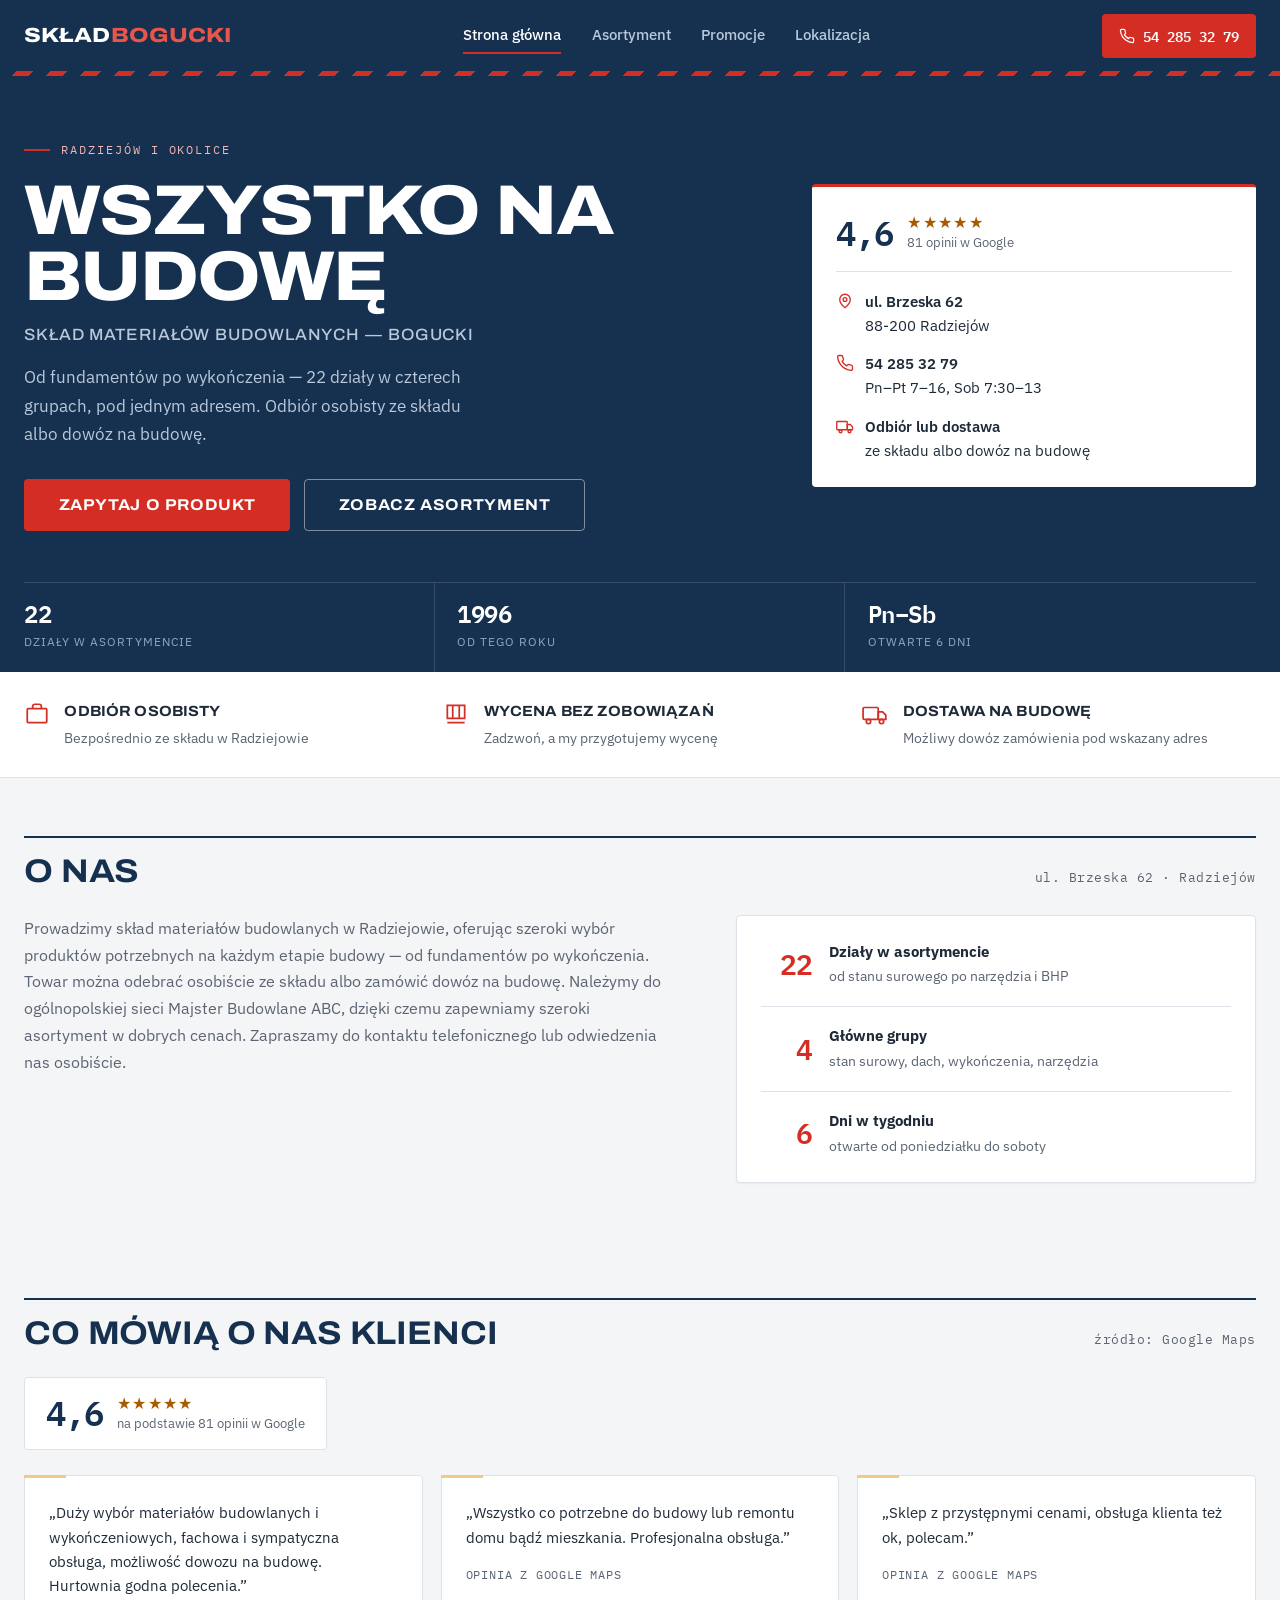
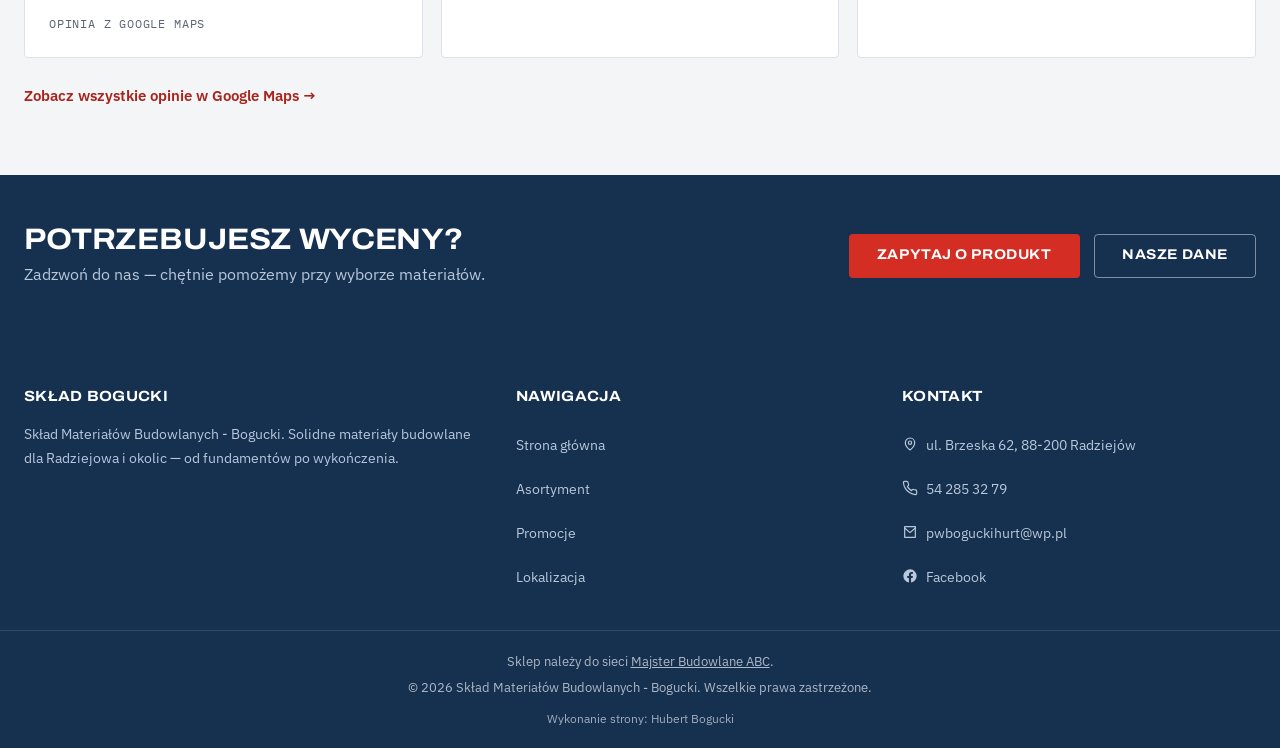
<file: index.html>
<!DOCTYPE html>
<html lang="pl">
<head>
    <meta charset="UTF-8">
    <meta name="viewport" content="width=device-width, initial-scale=1.0">
    <!-- WERSJA DEMO - blokada indeksowania w Google. USUNAC te dwie linie przed publikacja produkcyjna. -->
    <meta name="robots" content="noindex">
    <title>Skład Materiałów Budowlanych - Bogucki | Radziejów</title>
    <meta name="description" content="Skład materiałów budowlanych Bogucki w Radziejowie — materiały ścienne, cement, dachy, izolacje, chemia budowlana, narzędzia i BHP. Dostawa na budowę. Tel. 54 285 32 79.">
    <link rel="stylesheet" href="style.css">
</head>
<body>
    <a class="skip-link" href="#tresc-glowna">Przejdź do treści</a>
    <header class="site-header">
        <div class="container header-wrap">
            <a href="index.html" class="logo">Skład <span>Bogucki</span></a>

            <button type="button" class="menu-toggle" aria-label="Otwórz menu" aria-expanded="false" aria-controls="glowna-nawigacja">
                <span></span><span></span><span></span>
            </button>

            <nav class="site-nav" id="glowna-nawigacja">
                <a href="index.html" class="aktywny">Strona główna</a>
                <a href="asortyment.html">Asortyment</a>
                <a href="promocje.html">Promocje</a>
                <a href="lokalizacja.html">Lokalizacja</a>
            </nav>

            <a href="tel:+48542853279" class="tel-badge">
                <svg class="icon" viewBox="0 0 24 24" fill="none" stroke="currentColor" stroke-width="1.8" stroke-linecap="round" stroke-linejoin="round" aria-hidden="true"><path d="M22 16.92v3a2 2 0 0 1-2.18 2 19.8 19.8 0 0 1-8.63-3.07 19.5 19.5 0 0 1-6-6 19.8 19.8 0 0 1-3.07-8.67A2 2 0 0 1 4.11 2h3a2 2 0 0 1 2 1.72c.13.96.36 1.9.68 2.81a2 2 0 0 1-.45 2.11L8.09 9.91a16 16 0 0 0 6 6l1.27-1.27a2 2 0 0 1 2.11-.45c.91.32 1.85.55 2.81.68A2 2 0 0 1 22 16.92z"/></svg>
                <span class="tel-tekst-pelny">54 285 32 79</span>
                <span class="tel-tekst-krotki">Zadzwoń</span>
            </a>
        </div>
    </header>
    <div class="pasek-uwaga"></div>

    <main class="tresc-strony" id="tresc-glowna">
        <section class="hero">
            <div class="container hero-wrap">
                <div>
                    <span class="hero-eyebrow">Radziejów i okolice</span>
                    <h1>
                        <span class="h1-duze">Wszystko na budowę</span>
                        <span class="h1-male">Skład Materiałów Budowlanych — Bogucki</span>
                    </h1>
                    <p class="hero-lead">Od fundamentów po wykończenia — 22 działy w czterech grupach, pod jednym adresem. Odbiór osobisty ze składu albo dowóz na budowę.</p>
                    <div class="hero-cta-row">
                        <a href="tel:+48542853279" class="btn btn-marka btn-duzy">Zapytaj o produkt</a>
                        <a href="asortyment.html" class="btn btn-obrys btn-duzy">Zobacz asortyment</a>
                    </div>
                </div>

                <div class="hero-karta">
                    <div class="hero-karta-ocena">
                        <span class="ocena-liczba">4,6</span>
                        <div>
                            <span class="gwiazdki" aria-hidden="true">★★★★★</span>
                            <span class="ocena-opis">81 opinii w Google</span>
                        </div>
                    </div>
                    <ul class="hero-karta-lista">
                        <li>
                            <svg class="icon" viewBox="0 0 24 24" fill="none" stroke="currentColor" stroke-width="1.8" stroke-linecap="round" stroke-linejoin="round" aria-hidden="true"><path d="M12 21s-7-5.5-7-11a7 7 0 0 1 14 0c0 5.5-7 11-7 11z"/><circle cx="12" cy="10" r="2.5"/></svg>
                            <span><strong>ul. Brzeska 62</strong><br>88-200 Radziejów</span>
                        </li>
                        <li>
                            <svg class="icon" viewBox="0 0 24 24" fill="none" stroke="currentColor" stroke-width="1.8" stroke-linecap="round" stroke-linejoin="round" aria-hidden="true"><path d="M22 16.92v3a2 2 0 0 1-2.18 2 19.8 19.8 0 0 1-8.63-3.07 19.5 19.5 0 0 1-6-6 19.8 19.8 0 0 1-3.07-8.67A2 2 0 0 1 4.11 2h3a2 2 0 0 1 2 1.72c.13.96.36 1.9.68 2.81a2 2 0 0 1-.45 2.11L8.09 9.91a16 16 0 0 0 6 6l1.27-1.27a2 2 0 0 1 2.11-.45c.91.32 1.85.55 2.81.68A2 2 0 0 1 22 16.92z"/></svg>
                            <span><strong>54 285 32 79</strong><br>Pn–Pt 7–16, Sob 7:30–13</span>
                        </li>
                        <li>
                            <svg class="icon" viewBox="0 0 24 24" fill="none" stroke="currentColor" stroke-width="1.8" stroke-linecap="round" stroke-linejoin="round" aria-hidden="true"><rect x="1" y="6" width="14" height="11" rx="1"/><path d="M15 10h4l3 3v4h-7z"/><circle cx="6" cy="19" r="2"/><circle cx="18" cy="19" r="2"/></svg>
                            <span><strong>Odbiór lub dostawa</strong><br>ze składu albo dowóz na budowę</span>
                        </li>
                    </ul>
                </div>
            </div>

            <div class="container">
                <div class="hero-dane">
                    <div class="hero-dana"><b>22</b><span>działy w asortymencie</span></div>
                    <div class="hero-dana"><b>1996</b><span>od tego roku</span></div>
                    <div class="hero-dana"><b>Pn–Sb</b><span>otwarte 6 dni</span></div>
                </div>
            </div>
        </section>

        <div class="usp-pasek">
            <div class="container usp-grid">
                <div class="usp-item">
                    <svg class="icon" viewBox="0 0 24 24" fill="none" stroke="currentColor" stroke-width="1.6" aria-hidden="true"><rect x="3" y="7" width="18" height="13" rx="1"/><path d="M8 7V5a2 2 0 0 1 2-2h4a2 2 0 0 1 2 2v2"/></svg>
                    <div><strong>Odbiór osobisty</strong><span>Bezpośrednio ze składu w Radziejowie</span></div>
                </div>
                <div class="usp-item">
                    <svg class="icon" viewBox="0 0 24 24" fill="none" stroke="currentColor" stroke-width="1.6" aria-hidden="true"><path d="M4 4h16v12H4z"/><path d="M4 20h16M9 4v12M15 4v12"/></svg>
                    <div><strong>Wycena bez zobowiązań</strong><span>Zadzwoń, a my przygotujemy wycenę</span></div>
                </div>
                <div class="usp-item">
                    <svg class="icon" viewBox="0 0 24 24" fill="none" stroke="currentColor" stroke-width="1.6" aria-hidden="true"><rect x="1" y="6" width="14" height="11" rx="1"/><path d="M15 10h4l3 3v4h-7z"/><circle cx="6" cy="19" r="2"/><circle cx="18" cy="19" r="2"/></svg>
                    <div><strong>Dostawa na budowę</strong><span>Możliwy dowóz zamówienia pod wskazany adres</span></div>
                </div>
            </div>
        </div>

        <section class="blok">
            <div class="container">
                <div class="blok-head">
                    <h2>O nas</h2>
                    <span class="blok-meta">ul. Brzeska 62 · Radziejów</span>
                </div>
                <div class="grid-2col">
                    <p class="blok-lead">
                        Prowadzimy skład materiałów budowlanych w Radziejowie, oferując szeroki wybór
                        produktów potrzebnych na każdym etapie budowy — od fundamentów po wykończenia.
                        Towar można odebrać osobiście ze składu albo zamówić dowóz na budowę.
                        Należymy do ogólnopolskiej sieci Majster Budowlane ABC, dzięki czemu
                        zapewniamy szeroki asortyment w dobrych cenach.
                        Zapraszamy do kontaktu telefonicznego lub odwiedzenia nas osobiście.
                    </p>
                    <ul class="karta lista-fakty">
                        <li>
                            <span class="fakt-liczba">22</span>
                            <span class="fakt-opis"><strong>Działy w asortymencie</strong>od stanu surowego po narzędzia i BHP</span>
                        </li>
                        <li>
                            <span class="fakt-liczba">4</span>
                            <span class="fakt-opis"><strong>Główne grupy</strong>stan surowy, dach, wykończenia, narzędzia</span>
                        </li>
                        <li>
                            <span class="fakt-liczba">6</span>
                            <span class="fakt-opis"><strong>Dni w tygodniu</strong>otwarte od poniedziałku do soboty</span>
                        </li>
                    </ul>
                </div>
            </div>
        </section>

        <section class="blok">
            <div class="container">
                <div class="blok-head">
                    <h2>Co mówią o nas klienci</h2>
                    <span class="blok-meta">źródło: Google Maps</span>
                </div>
                <div class="ocena-pasek">
                    <span class="ocena-liczba">4,6</span>
                    <div>
                        <span class="gwiazdki" aria-hidden="true">★★★★★</span>
                        <span class="ocena-opis">na podstawie 81 opinii w Google</span>
                    </div>
                </div>
                <div class="opinie-grid">
                    <blockquote class="opinia">
                        <p>„Duży wybór materiałów budowlanych i wykończeniowych, fachowa i sympatyczna obsługa, możliwość dowozu na budowę. Hurtownia godna polecenia.”</p>
                        <footer>Opinia z Google Maps</footer>
                    </blockquote>
                    <blockquote class="opinia">
                        <p>„Wszystko co potrzebne do budowy lub remontu domu bądź mieszkania. Profesjonalna obsługa.”</p>
                        <footer>Opinia z Google Maps</footer>
                    </blockquote>
                    <blockquote class="opinia">
                        <p>„Sklep z przystępnymi cenami, obsługa klienta też ok, polecam.”</p>
                        <footer>Opinia z Google Maps</footer>
                    </blockquote>
                </div>
                <a class="link-wiecej" href="https://www.google.com/maps/place/Sk%C5%82ad+Materia%C5%82%C3%B3w+Budowlanych+-+Bogucki/@52.6295509,18.5321327,17z/data=!3m2!4b1!5s0x471ca9fb642b43ef:0x19d8b302c3b09d6d!4m6!3m5!1s0x471ca9fb6ecbf135:0x3656e9b39f4bce73!8m2!3d52.6295477!4d18.5347076!16s%2Fg%2F1thl457s" target="_blank" rel="noopener">Zobacz wszystkie opinie w Google Maps →</a>
            </div>
        </section>

        <section class="cta-pasek">
            <div class="container cta-pasek-wrap">
                <div>
                    <h2>Potrzebujesz wyceny?</h2>
                    <p>Zadzwoń do nas — chętnie pomożemy przy wyborze materiałów.</p>
                </div>
                <div class="cta-pasek-btns">
                    <a href="tel:+48542853279" class="btn btn-marka">Zapytaj o produkt</a>
                    <a href="lokalizacja.html" class="btn btn-obrys">Nasze dane</a>
                </div>
            </div>
        </section>
    </main>

    <footer class="site-footer">
        <div class="container footer-grid">
            <div class="footer-col">
                <strong>Skład Bogucki</strong>
                <p>Skład Materiałów Budowlanych - Bogucki. Solidne materiały budowlane dla Radziejowa i okolic — od fundamentów po wykończenia.</p>
            </div>
            <div class="footer-col">
                <strong>Nawigacja</strong>
                <a href="index.html">Strona główna</a>
                <a href="asortyment.html">Asortyment</a>
                <a href="promocje.html">Promocje</a>
                <a href="lokalizacja.html">Lokalizacja</a>
            </div>
            <div class="footer-col">
                <strong>Kontakt</strong>
                <a href="https://www.google.com/maps/place/Sk%C5%82ad+Materia%C5%82%C3%B3w+Budowlanych+-+Bogucki/@52.6295509,18.5321327,17z/data=!3m2!4b1!5s0x471ca9fb642b43ef:0x19d8b302c3b09d6d!4m6!3m5!1s0x471ca9fb6ecbf135:0x3656e9b39f4bce73!8m2!3d52.6295477!4d18.5347076!16s%2Fg%2F1thl457s" target="_blank" rel="noopener">
                    <svg class="icon" viewBox="0 0 24 24" fill="none" stroke="currentColor" stroke-width="1.8" stroke-linecap="round" stroke-linejoin="round" aria-hidden="true"><path d="M12 21s-7-5.5-7-11a7 7 0 0 1 14 0c0 5.5-7 11-7 11z"/><circle cx="12" cy="10" r="2.5"/></svg>
                    ul. Brzeska 62, 88-200 Radziejów
                </a>
                <a href="tel:+48542853279">
                    <svg class="icon" viewBox="0 0 24 24" fill="none" stroke="currentColor" stroke-width="1.8" stroke-linecap="round" stroke-linejoin="round" aria-hidden="true"><path d="M22 16.92v3a2 2 0 0 1-2.18 2 19.8 19.8 0 0 1-8.63-3.07 19.5 19.5 0 0 1-6-6 19.8 19.8 0 0 1-3.07-8.67A2 2 0 0 1 4.11 2h3a2 2 0 0 1 2 1.72c.13.96.36 1.9.68 2.81a2 2 0 0 1-.45 2.11L8.09 9.91a16 16 0 0 0 6 6l1.27-1.27a2 2 0 0 1 2.11-.45c.91.32 1.85.55 2.81.68A2 2 0 0 1 22 16.92z"/></svg>
                    54 285 32 79
                </a>
                <a href="mailto:pwboguckihurt@wp.pl">
                    <svg class="icon" viewBox="0 0 24 24" fill="none" stroke="currentColor" stroke-width="1.8" stroke-linecap="round" stroke-linejoin="round" aria-hidden="true"><path d="M4 4h16v16H4z"/><path d="m4 6 8 7 8-7"/></svg>
                    pwboguckihurt@wp.pl
                </a>
                <a href="https://www.facebook.com/p/Hurtownia-budowlana-Bogucki-Radziej%C3%B3w-100063554336890/" target="_blank" rel="noopener">
                    <svg class="icon" viewBox="0 0 24 24" fill="currentColor" aria-hidden="true"><path d="M22 12a10 10 0 1 0-11.56 9.88v-6.99H7.9V12h2.54V9.8c0-2.51 1.49-3.89 3.77-3.89 1.1 0 2.24.19 2.24.19v2.46h-1.26c-1.24 0-1.63.77-1.63 1.56V12h2.78l-.45 2.89h-2.33v6.99A10 10 0 0 0 22 12z"/></svg>
                    Facebook
                </a>
            </div>
        </div>
        <div class="footer-bottom">
            <p>Sklep należy do sieci
                <a href="http://majsterbudowlaneabc.pl/majster-budowlane-abc-bogucki-radziejow/" target="_blank" rel="noopener">Majster Budowlane ABC</a>.
            </p>
            <p>&copy; 2026 Skład Materiałów Budowlanych - Bogucki. Wszelkie prawa zastrzeżone.</p>
            <p class="autor-strony">Wykonanie strony: Hubert Bogucki</p>
        </div>
    </footer>

    <script src="script.js" defer></script>
</body>
</html>
</file>
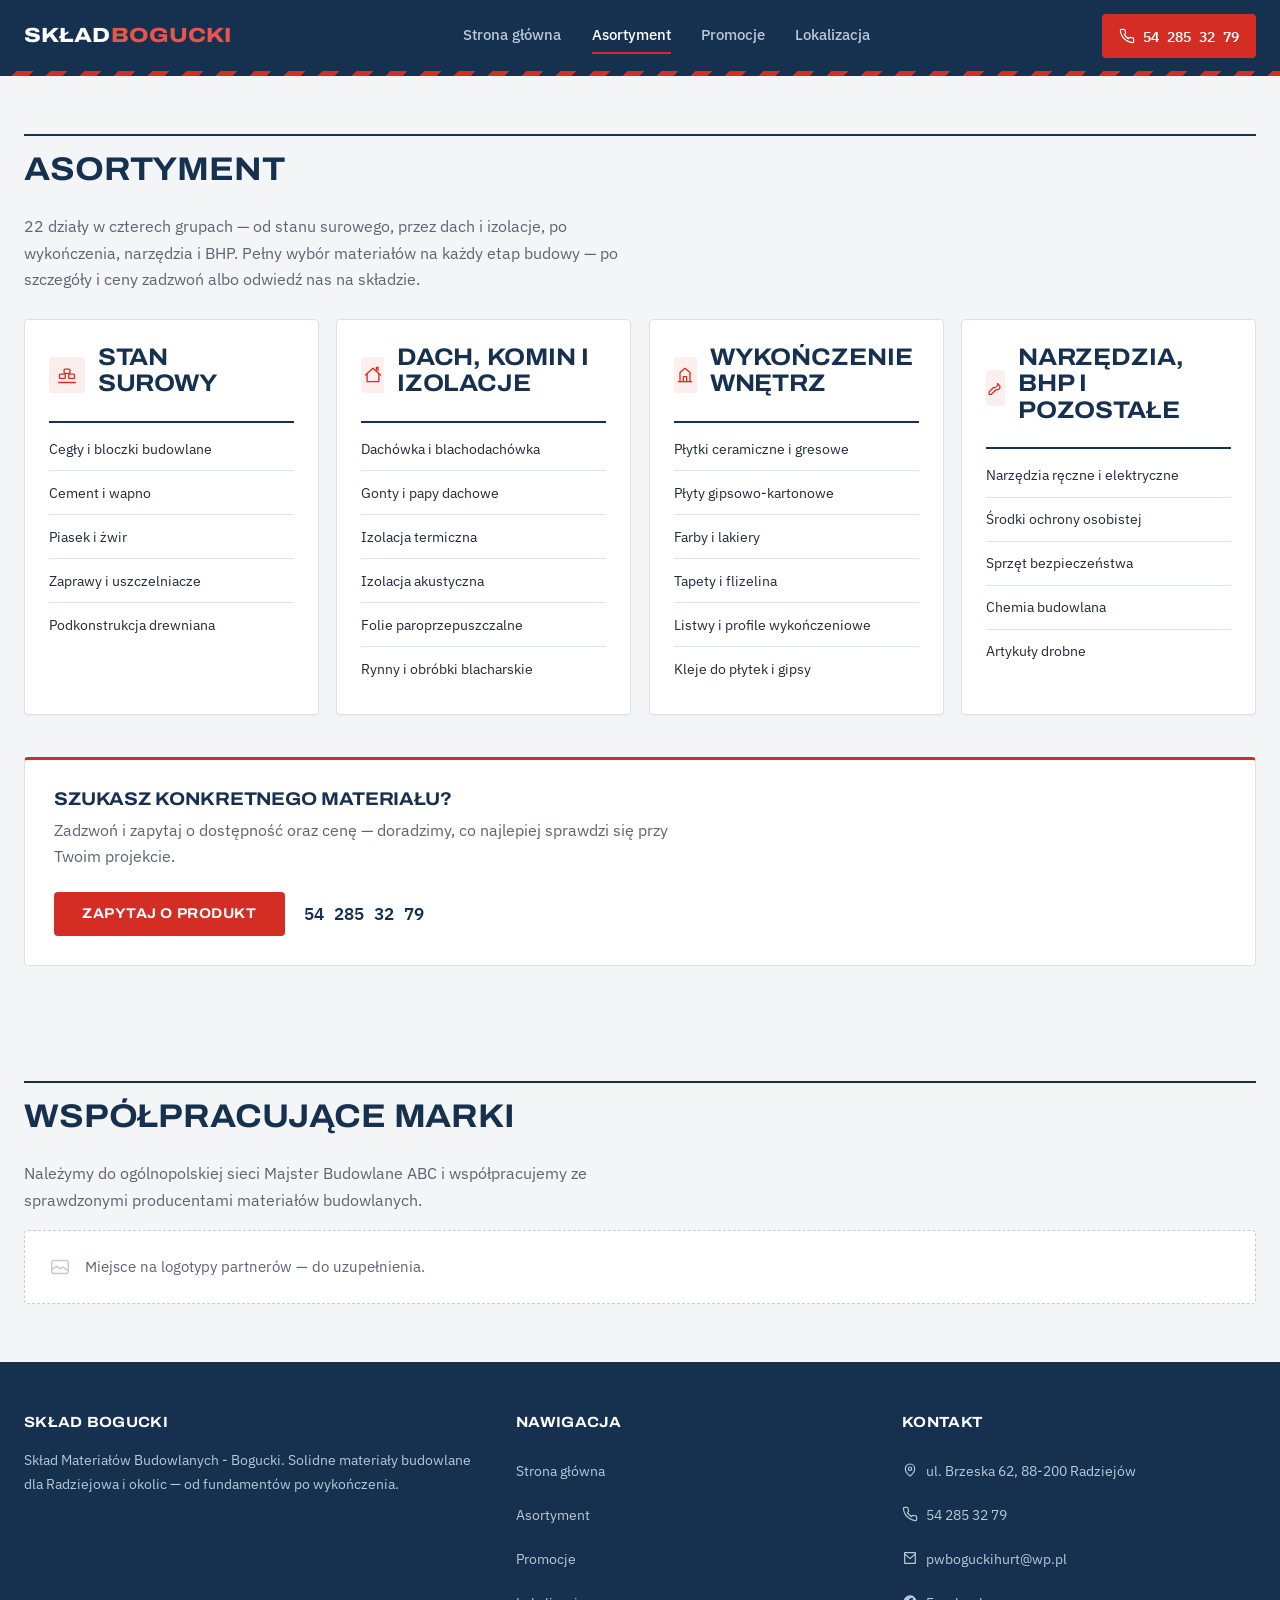
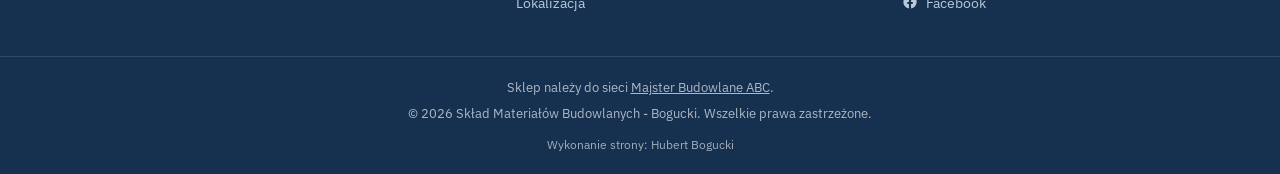
<file: asortyment.html>
<!DOCTYPE html>
<html lang="pl">
<head>
    <meta charset="UTF-8">
    <meta name="viewport" content="width=device-width, initial-scale=1.0">
    <!-- WERSJA DEMO - blokada indeksowania w Google. USUNAC te dwie linie przed publikacja produkcyjna. -->
    <meta name="robots" content="noindex">
    <title>Asortyment – Skład Bogucki</title>
    <meta name="description" content="Asortyment składu materiałów budowlanych Bogucki w Radziejowie: stan surowy, dach i izolacje, wykończenie wnętrz, narzędzia i BHP.">
    <link rel="stylesheet" href="style.css">
</head>
<body>
    <a class="skip-link" href="#tresc-glowna">Przejdź do treści</a>
    <header class="site-header">
        <div class="container header-wrap">
            <a href="index.html" class="logo">Skład <span>Bogucki</span></a>

            <button type="button" class="menu-toggle" aria-label="Otwórz menu" aria-expanded="false" aria-controls="glowna-nawigacja">
                <span></span><span></span><span></span>
            </button>

            <nav class="site-nav" id="glowna-nawigacja">
                <a href="index.html">Strona główna</a>
                <a href="asortyment.html" class="aktywny">Asortyment</a>
                <a href="promocje.html">Promocje</a>
                <a href="lokalizacja.html">Lokalizacja</a>
            </nav>

            <a href="tel:+48542853279" class="tel-badge">
                <svg class="icon" viewBox="0 0 24 24" fill="none" stroke="currentColor" stroke-width="1.8" stroke-linecap="round" stroke-linejoin="round" aria-hidden="true"><path d="M22 16.92v3a2 2 0 0 1-2.18 2 19.8 19.8 0 0 1-8.63-3.07 19.5 19.5 0 0 1-6-6 19.8 19.8 0 0 1-3.07-8.67A2 2 0 0 1 4.11 2h3a2 2 0 0 1 2 1.72c.13.96.36 1.9.68 2.81a2 2 0 0 1-.45 2.11L8.09 9.91a16 16 0 0 0 6 6l1.27-1.27a2 2 0 0 1 2.11-.45c.91.32 1.85.55 2.81.68A2 2 0 0 1 22 16.92z"/></svg>
                <span class="tel-tekst-pelny">54 285 32 79</span>
                <span class="tel-tekst-krotki">Zadzwoń</span>
            </a>
        </div>
    </header>
    <div class="pasek-uwaga"></div>

    <main class="tresc-strony" id="tresc-glowna">
        <section class="blok">
            <div class="container">
                <div class="blok-head">
                    <h1>Asortyment</h1>
                </div>

                <p class="blok-lead">22 działy w czterech grupach — od stanu surowego, przez dach i izolacje, po wykończenia, narzędzia i BHP. Pełny wybór materiałów na każdy etap budowy — po szczegóły i ceny zadzwoń albo odwiedź nas na składzie.</p>

                <div class="dzialy-grid">
                    <div class="karta dzial-grupa">
                        <div class="dzial-grupa-naglowek">
                            <span class="karta-ikona">
                                <svg class="icon" viewBox="0 0 24 24" fill="none" stroke="currentColor" stroke-width="1.6" stroke-linecap="round" stroke-linejoin="round" aria-hidden="true"><rect x="3" y="11" width="7" height="5" rx="1"/><rect x="14" y="11" width="7" height="5" rx="1"/><rect x="8.5" y="5" width="7" height="5" rx="1"/><path d="M2 21h20"/></svg>
                            </span>
                            <h2>Stan surowy</h2>
                        </div>
                        <ul class="dzial-lista">
                            <li>Cegły i bloczki budowlane</li>
                            <li>Cement i wapno</li>
                            <li>Piasek i żwir</li>
                            <li>Zaprawy i uszczelniacze</li>
                            <li>Podkonstrukcja drewniana</li>
                        </ul>
                    </div>

                    <div class="karta dzial-grupa">
                        <div class="dzial-grupa-naglowek">
                            <span class="karta-ikona">
                                <svg class="icon" viewBox="0 0 24 24" fill="none" stroke="currentColor" stroke-width="1.6" stroke-linecap="round" stroke-linejoin="round" aria-hidden="true"><path d="M3 12 12 4l9 8"/><path d="M5 11v9h14v-9"/><path d="M16 6V3h2v4"/></svg>
                            </span>
                            <h2>Dach, komin i izolacje</h2>
                        </div>
                        <ul class="dzial-lista">
                            <li>Dachówka i blachodachówka</li>
                            <li>Gonty i papy dachowe</li>
                            <li>Izolacja termiczna</li>
                            <li>Izolacja akustyczna</li>
                            <li>Folie paroprzepuszczalne</li>
                            <li>Rynny i obróbki blacharskie</li>
                        </ul>
                    </div>

                    <div class="karta dzial-grupa">
                        <div class="dzial-grupa-naglowek">
                            <span class="karta-ikona">
                                <svg class="icon" viewBox="0 0 24 24" fill="none" stroke="currentColor" stroke-width="1.6" stroke-linecap="round" stroke-linejoin="round" aria-hidden="true"><path d="M4 20h16"/><path d="M6 20V9l6-5 6 5v11"/><path d="M10 20v-6h4v6"/></svg>
                            </span>
                            <h2>Wykończenie wnętrz</h2>
                        </div>
                        <ul class="dzial-lista">
                            <li>Płytki ceramiczne i gresowe</li>
                            <li>Płyty gipsowo-kartonowe</li>
                            <li>Farby i lakiery</li>
                            <li>Tapety i flizelina</li>
                            <li>Listwy i profile wykończeniowe</li>
                            <li>Kleje do płytek i gipsy</li>
                        </ul>
                    </div>

                    <div class="karta dzial-grupa">
                        <div class="dzial-grupa-naglowek">
                            <span class="karta-ikona">
                                <svg class="icon" viewBox="0 0 24 24" fill="none" stroke="currentColor" stroke-width="1.6" stroke-linecap="round" stroke-linejoin="round" aria-hidden="true"><path d="M14.7 6.3a4 4 0 0 1-5 5L4 17v3h3l5.7-5.7a4 4 0 0 0 5-5z"/></svg>
                            </span>
                            <h2>Narzędzia, BHP i pozostałe</h2>
                        </div>
                        <ul class="dzial-lista">
                            <li>Narzędzia ręczne i elektryczne</li>
                            <li>Środki ochrony osobistej</li>
                            <li>Sprzęt bezpieczeństwa</li>
                            <li>Chemia budowlana</li>
                            <li>Artykuły drobne</li>
                        </ul>
                    </div>
                </div>

                <div class="cta-blok">
                    <h2>Szukasz konkretnego materiału?</h2>
                    <p>Zadzwoń i zapytaj o dostępność oraz cenę — doradzimy, co najlepiej sprawdzi się przy Twoim projekcie.</p>
                    <div class="cta-blok-akcje">
                        <a href="tel:+48542853279" class="btn btn-marka">Zapytaj o produkt</a>
                        <span class="cta-blok-tel">54 285 32 79</span>
                    </div>
                </div>
            </div>
        </section>

        <section class="blok">
            <div class="container">
                <div class="blok-head">
                    <h2>Współpracujące marki</h2>
                </div>
                <p class="blok-lead">Należymy do ogólnopolskiej sieci Majster Budowlane ABC i współpracujemy ze sprawdzonymi producentami materiałów budowlanych.</p>
                <div class="marki-placeholder">
                    <svg class="icon" viewBox="0 0 24 24" fill="none" stroke="currentColor" stroke-width="1.6" stroke-linecap="round" stroke-linejoin="round" aria-hidden="true"><rect x="3" y="5" width="18" height="14" rx="2"/><path d="m3 15 5-4 4 3 3-2 6 4"/></svg>
                    <span>Miejsce na logotypy partnerów — do uzupełnienia.</span>
                </div>
            </div>
        </section>
    </main>

    <footer class="site-footer">
        <div class="container footer-grid">
            <div class="footer-col">
                <strong>Skład Bogucki</strong>
                <p>Skład Materiałów Budowlanych - Bogucki. Solidne materiały budowlane dla Radziejowa i okolic — od fundamentów po wykończenia.</p>
            </div>
            <div class="footer-col">
                <strong>Nawigacja</strong>
                <a href="index.html">Strona główna</a>
                <a href="asortyment.html">Asortyment</a>
                <a href="promocje.html">Promocje</a>
                <a href="lokalizacja.html">Lokalizacja</a>
            </div>
            <div class="footer-col">
                <strong>Kontakt</strong>
                <a href="https://www.google.com/maps/place/Sk%C5%82ad+Materia%C5%82%C3%B3w+Budowlanych+-+Bogucki/@52.6295509,18.5321327,17z/data=!3m2!4b1!5s0x471ca9fb642b43ef:0x19d8b302c3b09d6d!4m6!3m5!1s0x471ca9fb6ecbf135:0x3656e9b39f4bce73!8m2!3d52.6295477!4d18.5347076!16s%2Fg%2F1thl457s" target="_blank" rel="noopener">
                    <svg class="icon" viewBox="0 0 24 24" fill="none" stroke="currentColor" stroke-width="1.8" stroke-linecap="round" stroke-linejoin="round" aria-hidden="true"><path d="M12 21s-7-5.5-7-11a7 7 0 0 1 14 0c0 5.5-7 11-7 11z"/><circle cx="12" cy="10" r="2.5"/></svg>
                    ul. Brzeska 62, 88-200 Radziejów
                </a>
                <a href="tel:+48542853279">
                    <svg class="icon" viewBox="0 0 24 24" fill="none" stroke="currentColor" stroke-width="1.8" stroke-linecap="round" stroke-linejoin="round" aria-hidden="true"><path d="M22 16.92v3a2 2 0 0 1-2.18 2 19.8 19.8 0 0 1-8.63-3.07 19.5 19.5 0 0 1-6-6 19.8 19.8 0 0 1-3.07-8.67A2 2 0 0 1 4.11 2h3a2 2 0 0 1 2 1.72c.13.96.36 1.9.68 2.81a2 2 0 0 1-.45 2.11L8.09 9.91a16 16 0 0 0 6 6l1.27-1.27a2 2 0 0 1 2.11-.45c.91.32 1.85.55 2.81.68A2 2 0 0 1 22 16.92z"/></svg>
                    54 285 32 79
                </a>
                <a href="mailto:pwboguckihurt@wp.pl">
                    <svg class="icon" viewBox="0 0 24 24" fill="none" stroke="currentColor" stroke-width="1.8" stroke-linecap="round" stroke-linejoin="round" aria-hidden="true"><path d="M4 4h16v16H4z"/><path d="m4 6 8 7 8-7"/></svg>
                    pwboguckihurt@wp.pl
                </a>
                <a href="https://www.facebook.com/p/Hurtownia-budowlana-Bogucki-Radziej%C3%B3w-100063554336890/" target="_blank" rel="noopener">
                    <svg class="icon" viewBox="0 0 24 24" fill="currentColor" aria-hidden="true"><path d="M22 12a10 10 0 1 0-11.56 9.88v-6.99H7.9V12h2.54V9.8c0-2.51 1.49-3.89 3.77-3.89 1.1 0 2.24.19 2.24.19v2.46h-1.26c-1.24 0-1.63.77-1.63 1.56V12h2.78l-.45 2.89h-2.33v6.99A10 10 0 0 0 22 12z"/></svg>
                    Facebook
                </a>
            </div>
        </div>
        <div class="footer-bottom">
            <p>Sklep należy do sieci
                <a href="http://majsterbudowlaneabc.pl/majster-budowlane-abc-bogucki-radziejow/" target="_blank" rel="noopener">Majster Budowlane ABC</a>.
            </p>
            <p>&copy; 2026 Skład Materiałów Budowlanych - Bogucki. Wszelkie prawa zastrzeżone.</p>
            <p class="autor-strony">Wykonanie strony: Hubert Bogucki</p>
        </div>
    </footer>

    <script src="script.js" defer></script>
</body>
</html>
</file>
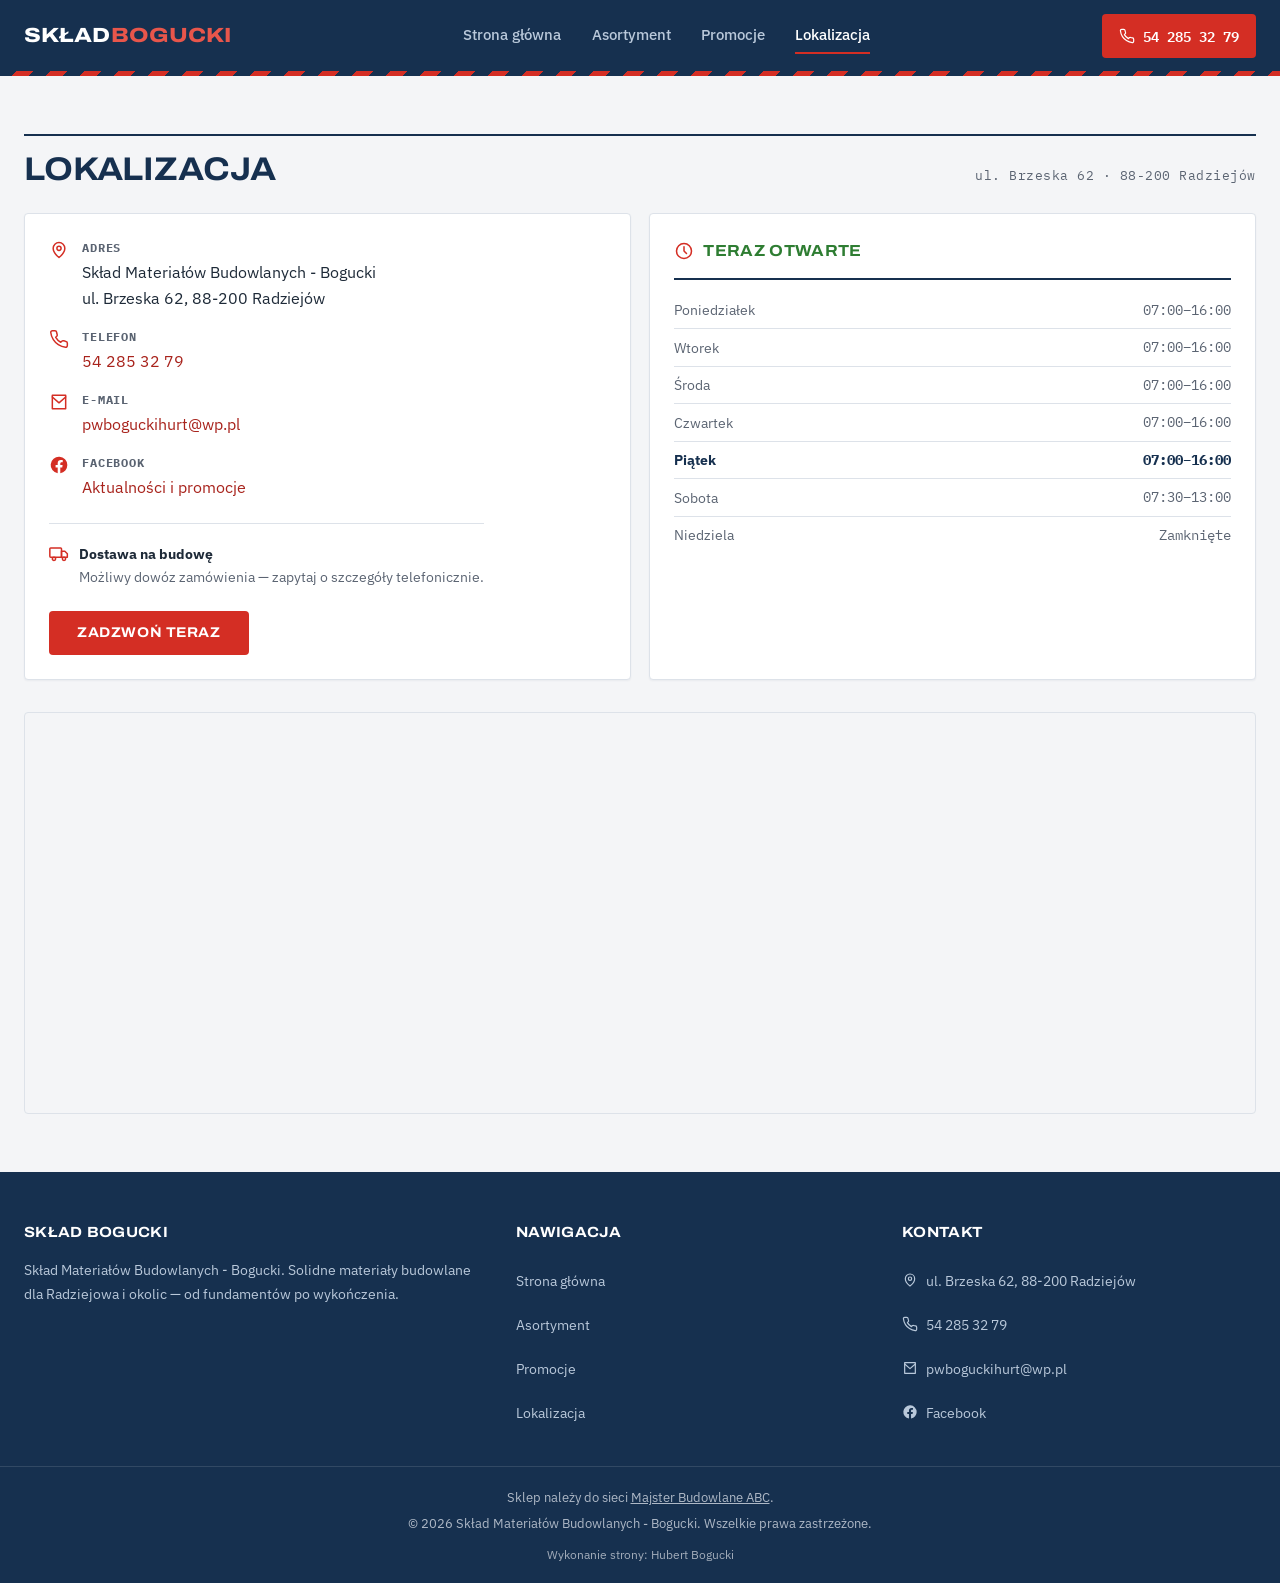
<file: lokalizacja.html>
<!DOCTYPE html>
<html lang="pl">
<head>
    <meta charset="UTF-8">
    <meta name="viewport" content="width=device-width, initial-scale=1.0">
    <!-- WERSJA DEMO - blokada indeksowania w Google. USUNAC te dwie linie przed publikacja produkcyjna. -->
    <meta name="robots" content="noindex">
    <title>Lokalizacja – Skład Bogucki</title>
    <meta name="description" content="Lokalizacja składu materiałów budowlanych Bogucki: ul. Brzeska 62, Radziejów. Telefon 54 285 32 79, godziny otwarcia i mapa dojazdu.">
    <link rel="stylesheet" href="style.css">
</head>
<body>
    <a class="skip-link" href="#tresc-glowna">Przejdź do treści</a>
    <header class="site-header">
        <div class="container header-wrap">
            <a href="index.html" class="logo">Skład <span>Bogucki</span></a>

            <button type="button" class="menu-toggle" aria-label="Otwórz menu" aria-expanded="false" aria-controls="glowna-nawigacja">
                <span></span><span></span><span></span>
            </button>

            <nav class="site-nav" id="glowna-nawigacja">
                <a href="index.html">Strona główna</a>
                <a href="asortyment.html">Asortyment</a>
                <a href="promocje.html">Promocje</a>
                <a href="lokalizacja.html" class="aktywny">Lokalizacja</a>
            </nav>

            <a href="tel:+48542853279" class="tel-badge">
                <svg class="icon" viewBox="0 0 24 24" fill="none" stroke="currentColor" stroke-width="1.8" stroke-linecap="round" stroke-linejoin="round" aria-hidden="true"><path d="M22 16.92v3a2 2 0 0 1-2.18 2 19.8 19.8 0 0 1-8.63-3.07 19.5 19.5 0 0 1-6-6 19.8 19.8 0 0 1-3.07-8.67A2 2 0 0 1 4.11 2h3a2 2 0 0 1 2 1.72c.13.96.36 1.9.68 2.81a2 2 0 0 1-.45 2.11L8.09 9.91a16 16 0 0 0 6 6l1.27-1.27a2 2 0 0 1 2.11-.45c.91.32 1.85.55 2.81.68A2 2 0 0 1 22 16.92z"/></svg>
                <span class="tel-tekst-pelny">54 285 32 79</span>
                <span class="tel-tekst-krotki">Zadzwoń</span>
            </a>
        </div>
    </header>
    <div class="pasek-uwaga"></div>

    <main class="tresc-strony" id="tresc-glowna">
        <section class="blok">
            <div class="container">
                <div class="blok-head">
                    <h1>Lokalizacja</h1>
                    <span class="blok-meta">ul. Brzeska 62 · 88-200 Radziejów</span>
                </div>

                <div class="kontakt-grid">
                    <div class="karta karta-kontakt-dane">
                        <ul class="kontakt-lista">
                            <li>
                                <svg class="icon" viewBox="0 0 24 24" fill="none" stroke="currentColor" stroke-width="1.8" stroke-linecap="round" stroke-linejoin="round" aria-hidden="true"><path d="M12 21s-7-5.5-7-11a7 7 0 0 1 14 0c0 5.5-7 11-7 11z"/><circle cx="12" cy="10" r="2.5"/></svg>
                                <span><strong>Adres</strong>Skład Materiałów Budowlanych - Bogucki<br>ul. Brzeska 62, 88-200 Radziejów</span>
                            </li>
                            <li>
                                <svg class="icon" viewBox="0 0 24 24" fill="none" stroke="currentColor" stroke-width="1.8" stroke-linecap="round" stroke-linejoin="round" aria-hidden="true"><path d="M22 16.92v3a2 2 0 0 1-2.18 2 19.8 19.8 0 0 1-8.63-3.07 19.5 19.5 0 0 1-6-6 19.8 19.8 0 0 1-3.07-8.67A2 2 0 0 1 4.11 2h3a2 2 0 0 1 2 1.72c.13.96.36 1.9.68 2.81a2 2 0 0 1-.45 2.11L8.09 9.91a16 16 0 0 0 6 6l1.27-1.27a2 2 0 0 1 2.11-.45c.91.32 1.85.55 2.81.68A2 2 0 0 1 22 16.92z"/></svg>
                                <span><strong>Telefon</strong><a href="tel:+48542853279">54 285 32 79</a></span>
                            </li>
                            <li>
                                <svg class="icon" viewBox="0 0 24 24" fill="none" stroke="currentColor" stroke-width="1.8" stroke-linecap="round" stroke-linejoin="round" aria-hidden="true"><path d="M4 4h16v16H4z"/><path d="m4 6 8 7 8-7"/></svg>
                                <span><strong>E-mail</strong><a href="mailto:pwboguckihurt@wp.pl">pwboguckihurt@wp.pl</a></span>
                            </li>
                            <li>
                                <svg class="icon" viewBox="0 0 24 24" fill="currentColor" aria-hidden="true"><path d="M22 12a10 10 0 1 0-11.56 9.88v-6.99H7.9V12h2.54V9.8c0-2.51 1.49-3.89 3.77-3.89 1.1 0 2.24.19 2.24.19v2.46h-1.26c-1.24 0-1.63.77-1.63 1.56V12h2.78l-.45 2.89h-2.33v6.99A10 10 0 0 0 22 12z"/></svg>
                                <span><strong>Facebook</strong><a href="https://www.facebook.com/p/Hurtownia-budowlana-Bogucki-Radziej%C3%B3w-100063554336890/" target="_blank" rel="noopener">Aktualności i promocje</a></span>
                            </li>
                        </ul>

                        <div class="dostawa-info">
                            <svg class="icon" viewBox="0 0 24 24" fill="none" stroke="currentColor" stroke-width="1.8" stroke-linecap="round" stroke-linejoin="round" aria-hidden="true"><rect x="1" y="6" width="14" height="11" rx="1"/><path d="M15 10h4l3 3v4h-7z"/><circle cx="6" cy="19" r="2"/><circle cx="18" cy="19" r="2"/></svg>
                            <span><strong>Dostawa na budowę</strong>Możliwy dowóz zamówienia — zapytaj o szczegóły telefonicznie.</span>
                        </div>

                        <a href="tel:+48542853279" class="btn btn-marka">Zadzwoń teraz</a>
                    </div>

                    <div class="karta">
                        <div class="godziny-status">
                            <svg class="icon" width="20" height="20" viewBox="0 0 24 24" fill="none" stroke="currentColor" stroke-width="1.8" stroke-linecap="round" stroke-linejoin="round" aria-hidden="true"><circle cx="12" cy="12" r="9"/><path d="M12 7v5l3 3"/></svg>
                            <strong data-status-godzin>Godziny otwarcia</strong>
                        </div>
                        <table class="godziny-tabela">
                            <tbody>
                                <tr data-dzien="1" data-od="07:00" data-do="16:00"><td>Poniedziałek</td><td>07:00–16:00</td></tr>
                                <tr data-dzien="2" data-od="07:00" data-do="16:00"><td>Wtorek</td><td>07:00–16:00</td></tr>
                                <tr data-dzien="3" data-od="07:00" data-do="16:00"><td>Środa</td><td>07:00–16:00</td></tr>
                                <tr data-dzien="4" data-od="07:00" data-do="16:00"><td>Czwartek</td><td>07:00–16:00</td></tr>
                                <tr data-dzien="5" data-od="07:00" data-do="16:00"><td>Piątek</td><td>07:00–16:00</td></tr>
                                <tr data-dzien="6" data-od="07:30" data-do="13:00"><td>Sobota</td><td>07:30–13:00</td></tr>
                                <tr data-dzien="7"><td>Niedziela</td><td>Zamknięte</td></tr>
                            </tbody>
                        </table>
                    </div>
                </div>

                <div class="mapa-wrapper">
                    <iframe
                        title="Mapa dojazdu — ul. Brzeska 62, 88-200 Radziejów"
                        src="https://www.google.com/maps?q=Brzeska+62,+88-200+Radziej%C3%B3w&output=embed"
                        width="100%" height="400" style="border:0;" allowfullscreen loading="lazy">
                    </iframe>
                </div>
            </div>
        </section>
    </main>

    <footer class="site-footer">
        <div class="container footer-grid">
            <div class="footer-col">
                <strong>Skład Bogucki</strong>
                <p>Skład Materiałów Budowlanych - Bogucki. Solidne materiały budowlane dla Radziejowa i okolic — od fundamentów po wykończenia.</p>
            </div>
            <div class="footer-col">
                <strong>Nawigacja</strong>
                <a href="index.html">Strona główna</a>
                <a href="asortyment.html">Asortyment</a>
                <a href="promocje.html">Promocje</a>
                <a href="lokalizacja.html">Lokalizacja</a>
            </div>
            <div class="footer-col">
                <strong>Kontakt</strong>
                <a href="https://www.google.com/maps/place/Sk%C5%82ad+Materia%C5%82%C3%B3w+Budowlanych+-+Bogucki/@52.6295509,18.5321327,17z/data=!3m2!4b1!5s0x471ca9fb642b43ef:0x19d8b302c3b09d6d!4m6!3m5!1s0x471ca9fb6ecbf135:0x3656e9b39f4bce73!8m2!3d52.6295477!4d18.5347076!16s%2Fg%2F1thl457s" target="_blank" rel="noopener">
                    <svg class="icon" viewBox="0 0 24 24" fill="none" stroke="currentColor" stroke-width="1.8" stroke-linecap="round" stroke-linejoin="round" aria-hidden="true"><path d="M12 21s-7-5.5-7-11a7 7 0 0 1 14 0c0 5.5-7 11-7 11z"/><circle cx="12" cy="10" r="2.5"/></svg>
                    ul. Brzeska 62, 88-200 Radziejów
                </a>
                <a href="tel:+48542853279">
                    <svg class="icon" viewBox="0 0 24 24" fill="none" stroke="currentColor" stroke-width="1.8" stroke-linecap="round" stroke-linejoin="round" aria-hidden="true"><path d="M22 16.92v3a2 2 0 0 1-2.18 2 19.8 19.8 0 0 1-8.63-3.07 19.5 19.5 0 0 1-6-6 19.8 19.8 0 0 1-3.07-8.67A2 2 0 0 1 4.11 2h3a2 2 0 0 1 2 1.72c.13.96.36 1.9.68 2.81a2 2 0 0 1-.45 2.11L8.09 9.91a16 16 0 0 0 6 6l1.27-1.27a2 2 0 0 1 2.11-.45c.91.32 1.85.55 2.81.68A2 2 0 0 1 22 16.92z"/></svg>
                    54 285 32 79
                </a>
                <a href="mailto:pwboguckihurt@wp.pl">
                    <svg class="icon" viewBox="0 0 24 24" fill="none" stroke="currentColor" stroke-width="1.8" stroke-linecap="round" stroke-linejoin="round" aria-hidden="true"><path d="M4 4h16v16H4z"/><path d="m4 6 8 7 8-7"/></svg>
                    pwboguckihurt@wp.pl
                </a>
                <a href="https://www.facebook.com/p/Hurtownia-budowlana-Bogucki-Radziej%C3%B3w-100063554336890/" target="_blank" rel="noopener">
                    <svg class="icon" viewBox="0 0 24 24" fill="currentColor" aria-hidden="true"><path d="M22 12a10 10 0 1 0-11.56 9.88v-6.99H7.9V12h2.54V9.8c0-2.51 1.49-3.89 3.77-3.89 1.1 0 2.24.19 2.24.19v2.46h-1.26c-1.24 0-1.63.77-1.63 1.56V12h2.78l-.45 2.89h-2.33v6.99A10 10 0 0 0 22 12z"/></svg>
                    Facebook
                </a>
            </div>
        </div>
        <div class="footer-bottom">
            <p>Sklep należy do sieci
                <a href="http://majsterbudowlaneabc.pl/majster-budowlane-abc-bogucki-radziejow/" target="_blank" rel="noopener">Majster Budowlane ABC</a>.
            </p>
            <p>&copy; 2026 Skład Materiałów Budowlanych - Bogucki. Wszelkie prawa zastrzeżone.</p>
            <p class="autor-strony">Wykonanie strony: Hubert Bogucki</p>
        </div>
    </footer>

    <script src="script.js" defer></script>
</body>
</html>
</file>
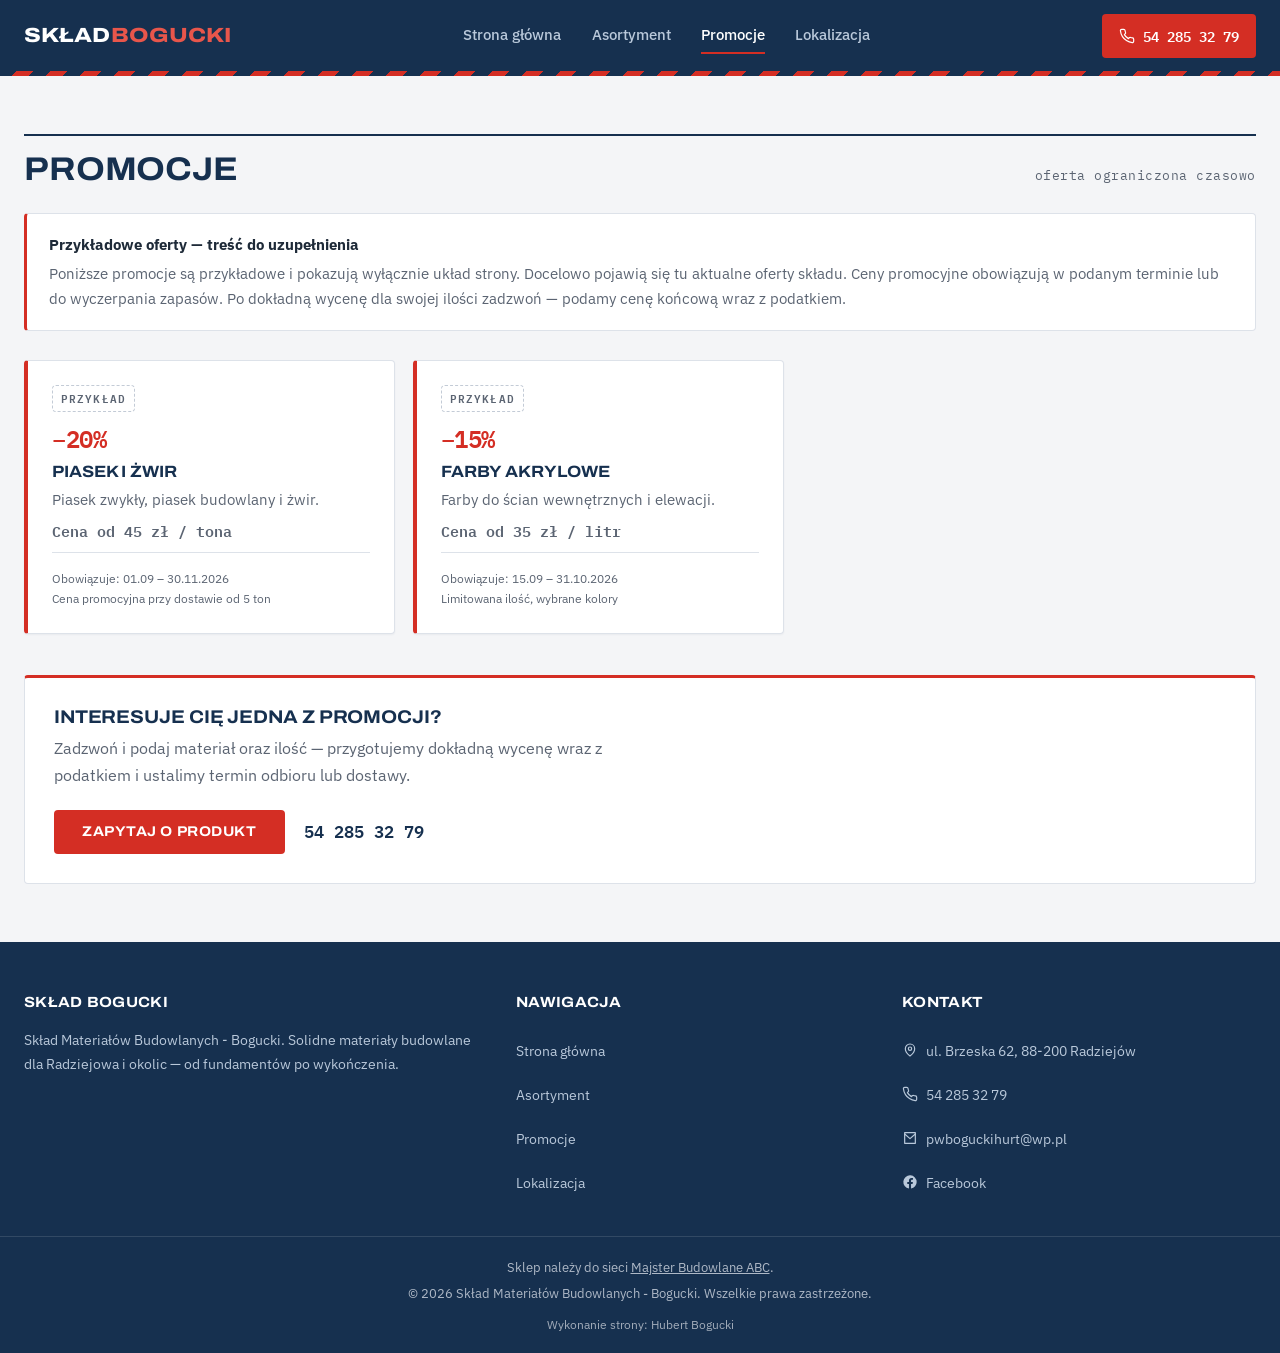
<file: promocje.html>
<!DOCTYPE html>
<html lang="pl">
<head>
    <meta charset="UTF-8">
    <meta name="viewport" content="width=device-width, initial-scale=1.0">
    <!-- WERSJA DEMO - blokada indeksowania w Google. USUNAC te dwie linie przed publikacja produkcyjna. -->
    <meta name="robots" content="noindex">
    <title>Promocje – Skład Bogucki</title>
    <meta name="description" content="Aktualne promocje i rabaty na materiały budowlane w składzie Bogucki w Radziejowie. Oferta ograniczona czasowo.">
    <link rel="stylesheet" href="style.css">
</head>
<body>
    <a class="skip-link" href="#tresc-glowna">Przejdź do treści</a>
    <header class="site-header">
        <div class="container header-wrap">
            <a href="index.html" class="logo">Skład <span>Bogucki</span></a>

            <button type="button" class="menu-toggle" aria-label="Otwórz menu" aria-expanded="false" aria-controls="glowna-nawigacja">
                <span></span><span></span><span></span>
            </button>

            <nav class="site-nav" id="glowna-nawigacja">
                <a href="index.html">Strona główna</a>
                <a href="asortyment.html">Asortyment</a>
                <a href="promocje.html" class="aktywny">Promocje</a>
                <a href="lokalizacja.html">Lokalizacja</a>
            </nav>

            <a href="tel:+48542853279" class="tel-badge">
                <svg class="icon" viewBox="0 0 24 24" fill="none" stroke="currentColor" stroke-width="1.8" stroke-linecap="round" stroke-linejoin="round" aria-hidden="true"><path d="M22 16.92v3a2 2 0 0 1-2.18 2 19.8 19.8 0 0 1-8.63-3.07 19.5 19.5 0 0 1-6-6 19.8 19.8 0 0 1-3.07-8.67A2 2 0 0 1 4.11 2h3a2 2 0 0 1 2 1.72c.13.96.36 1.9.68 2.81a2 2 0 0 1-.45 2.11L8.09 9.91a16 16 0 0 0 6 6l1.27-1.27a2 2 0 0 1 2.11-.45c.91.32 1.85.55 2.81.68A2 2 0 0 1 22 16.92z"/></svg>
                <span class="tel-tekst-pelny">54 285 32 79</span>
                <span class="tel-tekst-krotki">Zadzwoń</span>
            </a>
        </div>
    </header>
    <div class="pasek-uwaga"></div>

    <main class="tresc-strony" id="tresc-glowna">
        <section class="blok">
            <div class="container">
                <div class="blok-head">
                    <h1>Promocje</h1>
                    <span class="blok-meta">oferta ograniczona czasowo</span>
                </div>

                <div class="promocje-intro promocje-intro-demo">
                    <strong>Przykładowe oferty — treść do uzupełnienia</strong>
                    Poniższe promocje są przykładowe i pokazują wyłącznie układ strony. Docelowo pojawią się tu aktualne oferty składu.
                    Ceny promocyjne obowiązują w podanym terminie lub do wyczerpania zapasów. Po dokładną wycenę dla swojej ilości zadzwoń — podamy cenę końcową wraz z podatkiem.
                </div>

                <div class="promocje-grid">
                    <div class="promocja-karta">
                        <span class="promocja-demo">Przykład</span>
                        <div class="promocja-rabat">−20%</div>
                        <h2>Piasek i żwir</h2>
                        <p>Piasek zwykły, piasek budowlany i żwir.</p>
                        <p class="promocja-cena">Cena od 45 zł / tona</p>
                        <div class="promocja-warunek">
                            Obowiązuje: 01.09 – 30.11.2026<br>
                            Cena promocyjna przy dostawie od 5 ton
                        </div>
                    </div>

                    <div class="promocja-karta">
                        <span class="promocja-demo">Przykład</span>
                        <div class="promocja-rabat">−15%</div>
                        <h2>Farby akrylowe</h2>
                        <p>Farby do ścian wewnętrznych i elewacji.</p>
                        <p class="promocja-cena">Cena od 35 zł / litr</p>
                        <div class="promocja-warunek">
                            Obowiązuje: 15.09 – 31.10.2026<br>
                            Limitowana ilość, wybrane kolory
                        </div>
                    </div>
                </div>

                <div class="cta-blok">
                    <h2>Interesuje Cię jedna z promocji?</h2>
                    <p>Zadzwoń i podaj materiał oraz ilość — przygotujemy dokładną wycenę wraz z podatkiem i ustalimy termin odbioru lub dostawy.</p>
                    <div class="cta-blok-akcje">
                        <a href="tel:+48542853279" class="btn btn-marka">Zapytaj o produkt</a>
                        <span class="cta-blok-tel">54 285 32 79</span>
                    </div>
                </div>
            </div>
        </section>
    </main>

    <footer class="site-footer">
        <div class="container footer-grid">
            <div class="footer-col">
                <strong>Skład Bogucki</strong>
                <p>Skład Materiałów Budowlanych - Bogucki. Solidne materiały budowlane dla Radziejowa i okolic — od fundamentów po wykończenia.</p>
            </div>
            <div class="footer-col">
                <strong>Nawigacja</strong>
                <a href="index.html">Strona główna</a>
                <a href="asortyment.html">Asortyment</a>
                <a href="promocje.html">Promocje</a>
                <a href="lokalizacja.html">Lokalizacja</a>
            </div>
            <div class="footer-col">
                <strong>Kontakt</strong>
                <a href="https://www.google.com/maps/place/Sk%C5%82ad+Materia%C5%82%C3%B3w+Budowlanych+-+Bogucki/@52.6295509,18.5321327,17z/data=!3m2!4b1!5s0x471ca9fb642b43ef:0x19d8b302c3b09d6d!4m6!3m5!1s0x471ca9fb6ecbf135:0x3656e9b39f4bce73!8m2!3d52.6295477!4d18.5347076!16s%2Fg%2F1thl457s" target="_blank" rel="noopener">
                    <svg class="icon" viewBox="0 0 24 24" fill="none" stroke="currentColor" stroke-width="1.8" stroke-linecap="round" stroke-linejoin="round" aria-hidden="true"><path d="M12 21s-7-5.5-7-11a7 7 0 0 1 14 0c0 5.5-7 11-7 11z"/><circle cx="12" cy="10" r="2.5"/></svg>
                    ul. Brzeska 62, 88-200 Radziejów
                </a>
                <a href="tel:+48542853279">
                    <svg class="icon" viewBox="0 0 24 24" fill="none" stroke="currentColor" stroke-width="1.8" stroke-linecap="round" stroke-linejoin="round" aria-hidden="true"><path d="M22 16.92v3a2 2 0 0 1-2.18 2 19.8 19.8 0 0 1-8.63-3.07 19.5 19.5 0 0 1-6-6 19.8 19.8 0 0 1-3.07-8.67A2 2 0 0 1 4.11 2h3a2 2 0 0 1 2 1.72c.13.96.36 1.9.68 2.81a2 2 0 0 1-.45 2.11L8.09 9.91a16 16 0 0 0 6 6l1.27-1.27a2 2 0 0 1 2.11-.45c.91.32 1.85.55 2.81.68A2 2 0 0 1 22 16.92z"/></svg>
                    54 285 32 79
                </a>
                <a href="mailto:pwboguckihurt@wp.pl">
                    <svg class="icon" viewBox="0 0 24 24" fill="none" stroke="currentColor" stroke-width="1.8" stroke-linecap="round" stroke-linejoin="round" aria-hidden="true"><path d="M4 4h16v16H4z"/><path d="m4 6 8 7 8-7"/></svg>
                    pwboguckihurt@wp.pl
                </a>
                <a href="https://www.facebook.com/p/Hurtownia-budowlana-Bogucki-Radziej%C3%B3w-100063554336890/" target="_blank" rel="noopener">
                    <svg class="icon" viewBox="0 0 24 24" fill="currentColor" aria-hidden="true"><path d="M22 12a10 10 0 1 0-11.56 9.88v-6.99H7.9V12h2.54V9.8c0-2.51 1.49-3.89 3.77-3.89 1.1 0 2.24.19 2.24.19v2.46h-1.26c-1.24 0-1.63.77-1.63 1.56V12h2.78l-.45 2.89h-2.33v6.99A10 10 0 0 0 22 12z"/></svg>
                    Facebook
                </a>
            </div>
        </div>
        <div class="footer-bottom">
            <p>Sklep należy do sieci
                <a href="http://majsterbudowlaneabc.pl/majster-budowlane-abc-bogucki-radziejow/" target="_blank" rel="noopener">Majster Budowlane ABC</a>.
            </p>
            <p>&copy; 2026 Skład Materiałów Budowlanych - Bogucki. Wszelkie prawa zastrzeżone.</p>
            <p class="autor-strony">Wykonanie strony: Hubert Bogucki</p>
        </div>
    </footer>

    <script src="script.js" defer></script>
</body>
</html>
</file>
<file: style.css>
@import url('https://fonts.googleapis.com/css2?family=Archivo:wdth,wght@75..125,400..900&family=IBM+Plex+Mono:wght@400;500;600&family=IBM+Plex+Sans:wght@400;500;600;700&display=swap');

/* ========================================================
   TOKENY
======================================================== */
:root {
    --ink: #16304F;
    --ink-tekst-jasny: #B9C8DA;
    --papier: #F4F5F7;
    --karta: #FFFFFF;
    --linia: #DDE2E9;
    --linia-mocna: #C3CBD6;
    --marka: #D42E24;
    --marka-ciemny: #A8231C;
    --piasek: #F2C98A;
    --akcent: #F0921E;
    --gwiazdka: #A85A00;
    --tekst: #1E2A38;
    --tekst-wyciszony: #5B6472;
    --sukces: #2E7D32;

    --font-naglowek: 'Archivo', 'Arial Narrow', sans-serif;
    --font-tekst: 'IBM Plex Sans', 'Segoe UI', Arial, sans-serif;
    --font-dane: 'IBM Plex Mono', monospace;

    --promien: 4px;
    --cien: 0 1px 2px rgba(22,48,79,0.05);
    --kontener: 1440px;
}

/* ========================================================
   RESET / BAZA
======================================================== */
* { box-sizing: border-box; }
html { scroll-behavior: smooth; }
body {
    margin: 0;
    min-height: 100vh;
    display: flex;
    flex-direction: column;
    font-family: var(--font-tekst);
    background: var(--papier);
    color: var(--tekst);
    line-height: 1.65;
    -webkit-font-smoothing: antialiased;
}
.tresc-strony { flex: 1 0 auto; }
img, svg { display: block; max-width: 100%; }
a { color: var(--marka-ciemny); text-decoration: none; }
a:hover { color: var(--marka); }

h1, h2, h3 {
    font-family: var(--font-naglowek);
    font-variation-settings: 'wdth' 110, 'wght' 700;
    font-weight: 700;
    text-transform: uppercase;
    letter-spacing: -0.005em;
    color: var(--ink);
    margin: 0 0 0.6rem;
    line-height: 1.1;
}
p { margin: 0 0 1rem; }
.container { max-width: var(--kontener); margin: 0 auto; padding: 0 1.5rem; }

.icon { display: inline-block; flex-shrink: 0; }

/* Pasek sygnaturowy - taśma ostrzegawcza */
.pasek-uwaga {
    height: 5px;
    background: repeating-linear-gradient(
        135deg,
        var(--ink), var(--ink) 12px,
        var(--marka) 12px, var(--marka) 24px
    );
}

/* Widoczny focus dla nawigacji klawiaturą (WCAG 2.4.7) */
a:focus-visible,
button:focus-visible {
    outline: 3px solid var(--akcent);
    outline-offset: 2px;
    border-radius: 3px;
}
.site-header a:focus-visible,
.site-header button:focus-visible,
.hero a:focus-visible,
.cta-pasek a:focus-visible,
.site-footer a:focus-visible {
    outline-color: #FFC24D;
}

/* Skip link */
.skip-link {
    position: absolute;
    left: -9999px;
    top: 0;
    z-index: 200;
    background: var(--akcent);
    color: var(--ink) !important;
    padding: 0.8rem 1.4rem;
    font-weight: 600;
    border-radius: 0 0 4px 0;
}
.skip-link:focus,
.skip-link:focus-visible { left: 0; }

@media (prefers-reduced-motion: reduce) {
    html { scroll-behavior: auto; }
    * { transition-duration: 0.01ms !important; animation-duration: 0.01ms !important; }
}

/* ========================================================
   PRZYCISKI
======================================================== */
.btn {
    display: inline-flex;
    align-items: center;
    justify-content: center;
    gap: 0.5rem;
    padding: 0.85rem 1.7rem;
    min-height: 44px;
    font-family: var(--font-naglowek);
    font-variation-settings: 'wdth' 108, 'wght' 700;
    font-weight: 700;
    font-size: 0.88rem;
    text-transform: uppercase;
    letter-spacing: 0.04em;
    border-radius: var(--promien);
    border: 1.5px solid transparent;
    cursor: pointer;
    line-height: 1;
    transition: background 0.15s ease, border-color 0.15s ease, color 0.15s ease;
}
.btn-marka { background: var(--marka); color: white; }
.btn-marka:hover { background: var(--marka-ciemny); color: white; }
.btn-obrys { background: transparent; color: white; border-color: rgba(255,255,255,0.45); }
.btn-obrys:hover { border-color: white; background: rgba(255,255,255,0.12); color: white; }
.btn-duzy { padding: 1.05rem 2.1rem; font-size: 0.98rem; }

/* ========================================================
   NAGŁÓWEK
======================================================== */
.site-header {
    background: var(--ink);
    position: sticky;
    top: 0;
    z-index: 100;
}
.header-wrap {
    display: flex;
    align-items: center;
    gap: 1.5rem;
    padding-top: 0.85rem;
    padding-bottom: 0.85rem;
}
.logo {
    display: inline-flex;
    align-items: center;
    min-height: 44px;
    font-family: var(--font-naglowek);
    font-variation-settings: 'wdth' 118, 'wght' 800;
    font-weight: 800;
    font-size: 1.28rem;
    letter-spacing: 0.005em;
    color: white !important;
    text-transform: uppercase;
    white-space: nowrap;
}
.logo span { color: #E8564B; }

.site-nav { display: flex; gap: 1.9rem; margin: 0 auto; }
.site-nav a {
    position: relative;
    color: var(--ink-tekst-jasny) !important;
    font-weight: 500;
    font-size: 0.94rem;
}
.site-nav a:hover, .site-nav a.aktywny { color: white !important; }
.site-nav a.aktywny::after {
    content: "";
    position: absolute;
    left: 0; right: 0; bottom: -0.4rem;
    height: 2px;
    background: var(--marka);
}

.tel-badge {
    display: flex;
    align-items: center;
    justify-content: center;
    min-height: 44px;
    gap: 0.5rem;
    padding: 0.55rem 1.05rem;
    background: var(--marka);
    color: white !important;
    font-family: var(--font-dane);
    font-weight: 600;
    font-size: 0.9rem;
    border-radius: var(--promien);
    white-space: nowrap;
}
.tel-badge:hover { background: var(--marka-ciemny); color: white !important; }
.tel-badge .icon { width: 16px; height: 16px; }
.tel-badge .tel-tekst-pelny { display: inline; }
.tel-badge .tel-tekst-krotki { display: none; }

.menu-toggle {
    display: none;
    width: 44px;
    height: 44px;
    flex-direction: column;
    align-items: center;
    justify-content: center;
    gap: 5px;
    background: transparent;
    border: 1px solid rgba(255,255,255,0.25);
    border-radius: var(--promien);
    cursor: pointer;
    padding: 0;
}
.menu-toggle span { display: block; width: 20px; height: 2px; background: white; border-radius: 2px; }

/* ========================================================
   HERO
======================================================== */
.hero {
    background: var(--ink);
    padding: 4rem 0 0;
}
.hero-wrap {
    display: grid;
    grid-template-columns: 1.25fr 0.75fr;
    gap: 3rem;
    align-items: center;
    padding-bottom: 3.2rem;
}
.hero-eyebrow {
    display: flex;
    align-items: center;
    gap: 0.7rem;
    font-family: var(--font-dane);
    font-size: 0.76rem;
    letter-spacing: 0.16em;
    text-transform: uppercase;
    color: #F0B6B1;
    margin-bottom: 1.1rem;
}
.hero-eyebrow::before {
    content: "";
    width: 26px; height: 2px;
    background: var(--marka);
    flex-shrink: 0;
}
.hero h1 { margin-bottom: 1.1rem; }
.h1-duze {
    display: block;
    font-variation-settings: 'wdth' 112, 'wght' 800;
    font-size: clamp(2.6rem, 6vw, 4.4rem);
    line-height: 0.94;
    letter-spacing: -0.022em;
    color: white;
}
.h1-male {
    display: block;
    margin-top: 0.85rem;
    font-variation-settings: 'wdth' 104, 'wght' 500;
    font-weight: 500;
    font-size: clamp(0.86rem, 1.4vw, 1.02rem);
    line-height: 1.35;
    letter-spacing: 0.055em;
    color: var(--ink-tekst-jasny);
}
.hero-lead {
    color: var(--ink-tekst-jasny);
    font-size: 1.08rem;
    max-width: 460px;
}
.hero-cta-row { display: flex; gap: 0.9rem; flex-wrap: wrap; margin-top: 1.9rem; }

.hero-karta {
    background: var(--karta);
    border-radius: var(--promien);
    border-top: 3px solid var(--marka);
    padding: 1.5rem;
}
.hero-karta-ocena {
    display: flex;
    align-items: center;
    gap: 0.9rem;
    padding-bottom: 1.1rem;
    margin-bottom: 1.1rem;
    border-bottom: 1px solid var(--linia);
}
.ocena-liczba {
    font-family: var(--font-dane);
    font-size: 2.1rem;
    font-weight: 600;
    line-height: 1;
    color: var(--ink);
    letter-spacing: -0.03em;
}
.gwiazdki { display: block; color: var(--gwiazdka); letter-spacing: 0.08em; font-size: 1.02rem; line-height: 1.3; }
.ocena-opis { display: block; font-size: 0.8rem; color: var(--tekst-wyciszony); }

.hero-karta-lista { list-style: none; margin: 0; padding: 0; display: flex; flex-direction: column; gap: 0.9rem; }
.hero-karta-lista li { display: flex; align-items: flex-start; gap: 0.7rem; font-size: 0.91rem; }
.hero-karta-lista .icon { width: 18px; height: 18px; color: var(--marka); margin-top: 0.15rem; }
.hero-karta-lista strong { font-weight: 600; }

.hero-dane {
    display: grid;
    grid-template-columns: repeat(3, 1fr);
    border-top: 1px solid rgba(255,255,255,0.14);
}
.hero-dana { padding: 1.15rem 1.4rem 1.3rem; border-right: 1px solid rgba(255,255,255,0.14); }
.hero-dana:first-child { padding-left: 0; }
.hero-dana:last-child { border-right: none; }
.hero-dana b {
    display: block;
    font-family: var(--font-dane);
    font-size: 1.5rem;
    font-weight: 600;
    color: white;
    line-height: 1;
    letter-spacing: -0.02em;
}
.hero-dana b i { font-style: normal; font-size: 0.72rem; color: #8FA6BF; font-weight: 400; }
.hero-dana span {
    display: block;
    font-size: 0.72rem;
    text-transform: uppercase;
    letter-spacing: 0.09em;
    color: #8FA6BF;
    margin-top: 0.45rem;
}

/* ========================================================
   PASEK USP
======================================================== */
.usp-pasek { background: var(--karta); border-bottom: 1px solid var(--linia); }
.usp-grid {
    display: grid;
    grid-template-columns: repeat(3, 1fr);
    gap: 1.6rem;
    padding-top: 1.7rem;
    padding-bottom: 1.7rem;
}
.usp-item { display: flex; align-items: flex-start; gap: 0.9rem; }
.usp-item .icon { width: 26px; height: 26px; color: var(--marka); margin-top: 0.1rem; }
.usp-item strong {
    display: block;
    font-family: var(--font-naglowek);
    font-variation-settings: 'wdth' 108, 'wght' 700;
    font-weight: 700;
    font-size: 0.92rem;
    text-transform: uppercase;
    letter-spacing: 0.01em;
}
.usp-item span { font-size: 0.87rem; color: var(--tekst-wyciszony); }

/* ========================================================
   SEKCJE OGÓLNE
======================================================== */
section.blok { padding: 3.6rem 0; }

.blok-head {
    display: flex;
    justify-content: space-between;
    align-items: baseline;
    flex-wrap: wrap;
    gap: 0.8rem;
    border-top: 2px solid var(--ink);
    padding-top: 0.95rem;
    margin-bottom: 1.6rem;
}
.blok-head h1, .blok-head h2 { margin: 0; font-size: clamp(1.5rem, 2.7vw, 2.05rem); }
.blok-head .blok-meta {
    font-family: var(--font-dane);
    font-size: 0.8rem;
    color: var(--tekst-wyciszony);
    letter-spacing: 0.04em;
}
.blok-lead { max-width: 640px; font-size: 1.02rem; color: var(--tekst-wyciszony); }

/* ========================================================
   KARTY
======================================================== */
.karta {
    background: var(--karta);
    border: 1px solid var(--linia);
    border-radius: var(--promien);
    padding: 1.5rem;
    box-shadow: var(--cien);
}
.karta-ikona {
    display: flex;
    align-items: center;
    justify-content: center;
    width: 42px;
    height: 42px;
    border-radius: 3px;
    background: rgba(212,46,36,0.08);
    margin-bottom: 1rem;
}
.karta-ikona .icon { width: 22px; height: 22px; color: var(--marka); }
.karta h3 { font-size: 1.02rem; margin-bottom: 0.35rem; }
.karta p { color: var(--tekst-wyciszony); font-size: 0.91rem; margin-bottom: 0; }

/* ========================================================
   DZIAŁY SKLEPU
======================================================== */
.dzialy-grid {
    display: grid;
    grid-template-columns: repeat(auto-fit, minmax(250px, 1fr));
    gap: 1.1rem;
    margin-top: 1.6rem;
}
.dzial-grupa { display: flex; flex-direction: column; }
.dzial-grupa-naglowek {
    display: flex;
    align-items: center;
    gap: 0.8rem;
    padding-bottom: 0.9rem;
    margin-bottom: 0.3rem;
    border-bottom: 2px solid var(--ink);
}
.dzial-grupa-naglowek .karta-ikona { width: 36px; height: 36px; margin-bottom: 0; }
.dzial-grupa-naglowek .icon { width: 20px; height: 20px; }
.dzial-grupa h3 { font-size: 0.92rem; margin: 0; line-height: 1.25; }
.dzial-lista { list-style: none; margin: 0; padding: 0; }
.dzial-lista li {
    border-bottom: 1px solid var(--linia);
    padding: 0.6rem 0;
    font-size: 0.9rem;
    color: var(--tekst);
}
.dzial-lista li:last-child { border-bottom: none; }

/* ========================================================
   WSPÓŁPRACUJĄCE MARKI
======================================================== */
.marki-placeholder {
    display: flex;
    align-items: center;
    gap: 0.9rem;
    background: var(--karta);
    border: 1px dashed var(--linia-mocna);
    border-radius: var(--promien);
    padding: 1.5rem;
    color: var(--tekst-wyciszony);
    font-size: 0.93rem;
}
.marki-placeholder .icon { width: 22px; height: 22px; color: var(--linia-mocna); }

/* ========================================================
   OPINIE
======================================================== */
.ocena-pasek {
    display: inline-flex;
    align-items: center;
    gap: 0.9rem;
    background: var(--karta);
    border: 1px solid var(--linia);
    border-radius: var(--promien);
    padding: 0.9rem 1.3rem;
    margin-bottom: 1.6rem;
}
.opinie-grid {
    display: grid;
    grid-template-columns: repeat(auto-fit, minmax(260px, 1fr));
    gap: 1.1rem;
}
.opinia {
    margin: 0;
    background: var(--karta);
    border: 1px solid var(--linia);
    border-radius: var(--promien);
    padding: 1.5rem;
    position: relative;
}
.opinia::before {
    content: "";
    position: absolute;
    top: -1px; left: -1px;
    width: 42px; height: 3px;
    background: var(--piasek);
}
.opinia p { margin: 0; font-size: 0.95rem; color: var(--tekst); line-height: 1.6; }
.opinia footer {
    margin-top: 1rem;
    font-family: var(--font-dane);
    font-size: 0.72rem;
    text-transform: uppercase;
    letter-spacing: 0.07em;
    color: var(--tekst-wyciszony);
}
.link-wiecej {
    display: inline-flex;
    align-items: center;
    min-height: 44px;
    margin-top: 1rem;
    font-weight: 600;
    font-size: 0.92rem;
}

/* ========================================================
   PROMOCJE
======================================================== */
.promocje-intro {
    background: var(--karta);
    border: 1px solid var(--linia);
    border-left: 3px solid var(--piasek);
    border-radius: var(--promien);
    padding: 1.2rem 1.4rem;
    margin-bottom: 1.8rem;
    font-size: 0.93rem;
    color: var(--tekst-wyciszony);
}
.promocje-intro strong {
    display: block;
    color: var(--tekst);
    margin-bottom: 0.3rem;
}
/* Wersja demo - oferty są przykładowe, do podmiany na prawdziwe */
.promocje-intro-demo { border-left-color: var(--marka); }
.promocje-grid {
    display: grid;
    grid-template-columns: repeat(auto-fill, minmax(300px, 1fr));
    gap: 1.1rem;
    /* przy 2 promocjach karty nie rozjeżdżają się na całą szerokość ekranu */
    max-width: 760px;
}
.promocja-karta {
    display: flex;
    flex-direction: column;
    background: var(--karta);
    border: 1px solid var(--linia);
    border-left: 4px solid var(--marka);
    border-radius: var(--promien);
    padding: 1.5rem;
    box-shadow: var(--cien);
}
.promocja-demo {
    align-self: flex-start;
    font-family: var(--font-dane);
    font-size: 0.7rem;
    font-weight: 600;
    text-transform: uppercase;
    letter-spacing: 0.1em;
    color: var(--tekst-wyciszony);
    border: 1px dashed var(--linia-mocna);
    border-radius: var(--promien);
    padding: 0.2rem 0.5rem;
    margin-bottom: 0.9rem;
}
.promocja-rabat {
    font-family: var(--font-dane);
    font-size: 1.5rem;
    font-weight: 600;
    line-height: 1;
    letter-spacing: -0.02em;
    color: var(--marka);
    margin-bottom: 0.8rem;
}
.promocja-karta h2 { margin: 0 0 0.4rem; font-size: 1.02rem; }
.promocja-karta p { color: var(--tekst-wyciszony); font-size: 0.91rem; margin-bottom: 0.5rem; }
.promocja-cena {
    font-family: var(--font-dane);
    font-size: 0.92rem;
    font-weight: 600;
    color: var(--ink);
}
.promocja-warunek {
    margin-top: auto;
    padding-top: 1rem;
    border-top: 1px solid var(--linia);
    font-size: 0.78rem;
    line-height: 1.6;
    color: var(--tekst-wyciszony);
}

/* ========================================================
   BLOK WEZWANIA (jasny)
======================================================== */
.cta-blok {
    margin-top: 2.6rem;
    background: var(--karta);
    border: 1px solid var(--linia);
    border-top: 3px solid var(--marka);
    border-radius: var(--promien);
    padding: 1.8rem;
}
.cta-blok h2 { font-size: 1.15rem; margin: 0 0 0.5rem; }
.cta-blok p { color: var(--tekst-wyciszony); margin-bottom: 1.4rem; max-width: 620px; }
.cta-blok-akcje { display: flex; align-items: center; gap: 1.2rem; flex-wrap: wrap; }
.cta-blok-tel {
    font-family: var(--font-dane);
    font-weight: 600;
    font-size: 1.05rem;
    color: var(--ink);
}

/* ========================================================
   CTA PASEK (ciemny)
======================================================== */
.cta-pasek { background: var(--ink); padding: 3rem 0; }
.cta-pasek-wrap {
    display: flex;
    align-items: center;
    justify-content: space-between;
    flex-wrap: wrap;
    gap: 1.5rem;
}
.cta-pasek h2 { color: white; font-size: clamp(1.4rem, 2.4vw, 1.85rem); margin: 0 0 0.35rem; }
.cta-pasek p { color: var(--ink-tekst-jasny); margin: 0; }
.cta-pasek-btns { display: flex; gap: 0.9rem; flex-wrap: wrap; }

/* ========================================================
   LISTA FAKTÓW
======================================================== */
.lista-fakty { list-style: none; margin: 0; padding: 1.5rem; display: flex; flex-direction: column; gap: 1.1rem; }
.lista-fakty li { display: flex; align-items: center; gap: 1.1rem; }
.lista-fakty li + li { border-top: 1px solid var(--linia); padding-top: 1.1rem; }
.fakt-liczba {
    font-family: var(--font-dane);
    font-size: 1.75rem;
    font-weight: 600;
    line-height: 1;
    letter-spacing: -0.03em;
    color: var(--marka);
    min-width: 3.2rem;
    text-align: right;
}
.fakt-opis { font-size: 0.9rem; color: var(--tekst-wyciszony); }
.fakt-opis strong { display: block; color: var(--tekst); font-size: 0.94rem; }

.grid-2col {
    display: grid;
    grid-template-columns: 1.3fr 1fr;
    gap: 2.2rem;
    align-items: start;
    margin-top: 1.6rem;
}

/* ========================================================
   LOKALIZACJA / KONTAKT
======================================================== */
.kontakt-grid {
    display: grid;
    grid-template-columns: 1fr 1fr;
    gap: 1.1rem;
    align-items: stretch;
    margin-top: 1.5rem;
}
.karta-kontakt-dane { display: flex; flex-direction: column; align-items: flex-start; }
.karta-kontakt-dane .btn { margin-top: auto; }
.dostawa-info {
    display: flex;
    align-items: flex-start;
    gap: 0.65rem;
    margin: 0 0 1.4rem;
    padding-top: 1.1rem;
    border-top: 1px solid var(--linia);
    font-size: 0.89rem;
    color: var(--tekst-wyciszony);
}
.dostawa-info .icon { flex-shrink: 0; width: 20px; height: 20px; color: var(--marka); margin-top: 0.1rem; }
.dostawa-info strong { display: block; color: var(--tekst); }
.kontakt-lista { list-style: none; margin: 0 0 1.4rem; padding: 0; display: flex; flex-direction: column; gap: 0.95rem; }
.kontakt-lista li { display: flex; align-items: flex-start; gap: 0.8rem; }
.kontakt-lista .icon { width: 20px; height: 20px; color: var(--marka); margin-top: 0.15rem; }
.kontakt-lista strong {
    display: block;
    font-family: var(--font-dane);
    font-size: 0.72rem;
    text-transform: uppercase;
    letter-spacing: 0.08em;
    color: var(--tekst-wyciszony);
    margin-bottom: 0.15rem;
}

.godziny-status {
    display: flex;
    align-items: center;
    gap: 0.6rem;
    padding-bottom: 0.9rem;
    margin-bottom: 0.7rem;
    border-bottom: 2px solid var(--ink);
}
.godziny-status .icon { color: var(--marka); }
.godziny-status strong {
    font-family: var(--font-naglowek);
    font-variation-settings: 'wdth' 108, 'wght' 700;
    text-transform: uppercase;
    letter-spacing: 0.02em;
}
.status-otwarte { color: var(--sukces); }
.status-zamkniete { color: var(--marka-ciemny); }
.godziny-tabela { width: 100%; border-collapse: collapse; font-size: 0.9rem; }
.godziny-tabela td { padding: 0.4rem 0; color: var(--tekst-wyciszony); border-bottom: 1px solid var(--linia); }
.godziny-tabela tr:last-child td { border-bottom: none; }
.godziny-tabela td:last-child { text-align: right; font-family: var(--font-dane); font-size: 0.86rem; }
.godziny-tabela tr.dzisiaj td { color: var(--ink); font-weight: 700; }
.mapa-wrapper { margin-top: 2rem; border: 1px solid var(--linia); border-radius: var(--promien); overflow: hidden; }
.mapa-wrapper iframe { display: block; }

/* ========================================================
   STOPKA
======================================================== */
.site-footer { background: var(--ink); color: var(--ink-tekst-jasny); }
.footer-grid {
    display: grid;
    grid-template-columns: 1.3fr 1fr 1fr;
    gap: 2rem;
    padding-top: 3rem;
    padding-bottom: 2rem;
}
.footer-col strong {
    display: block;
    color: white;
    font-family: var(--font-naglowek);
    font-variation-settings: 'wdth' 110, 'wght' 700;
    font-weight: 700;
    text-transform: uppercase;
    letter-spacing: 0.02em;
    margin-bottom: 0.9rem;
    font-size: 0.92rem;
}
.footer-col p { color: var(--ink-tekst-jasny); font-size: 0.89rem; margin-bottom: 0.4rem; }
.footer-col a {
    color: var(--ink-tekst-jasny);
    font-size: 0.89rem;
    display: flex;
    align-items: center;
    gap: 0.5rem;
    min-height: 44px;
    padding: 0.1rem 0;
}
.footer-col a:hover { color: #FFB25E; }
.footer-col .icon { width: 16px; height: 16px; flex-shrink: 0; }
.footer-bottom {
    border-top: 1px solid rgba(255,255,255,0.12);
    text-align: center;
    padding: 1.2rem;
    font-size: 0.81rem;
    color: #AEB8C6;
}
.footer-bottom p { margin: 0 0 0.3rem; }
.footer-bottom p:last-child { margin-bottom: 0; }
.footer-bottom a { color: #AEB8C6; text-decoration: underline; }
.footer-bottom a:hover { color: #FFB25E; }
.autor-strony { margin-top: 0.6rem !important; font-size: 0.78rem; color: #A2ACBA; }

/* ========================================================
   RESPONSYWNOŚĆ
======================================================== */
@media (max-width: 960px) {
    .hero-wrap { grid-template-columns: 1fr; gap: 2.2rem; }
    .hero-karta { max-width: 420px; }
    .hero-dane { grid-template-columns: repeat(2, 1fr); }
    .hero-dana { padding-left: 1.4rem; }
    .hero-dana:first-child, .hero-dana:nth-child(3) { padding-left: 0; }
    .hero-dana:nth-child(2) { border-right: none; }
    .hero-dana:nth-child(1), .hero-dana:nth-child(2) { border-bottom: 1px solid rgba(255,255,255,0.14); }
    .usp-grid { grid-template-columns: 1fr; gap: 1rem; }
    .footer-grid { grid-template-columns: 1fr 1fr; }
    .footer-grid .footer-col:first-child { grid-column: 1 / -1; }
    .kontakt-grid { grid-template-columns: 1fr; }
    .grid-2col { grid-template-columns: 1fr; }
}

@media (max-width: 640px) {
    .container { padding: 0 1.1rem; }

    .header-wrap { padding-top: 0.8rem; padding-bottom: 0.8rem; flex-wrap: wrap; gap: 0.5rem; }
    .logo { flex: 1; font-size: 1.02rem; }
    .tel-badge .tel-tekst-pelny { display: none; }
    .tel-badge .tel-tekst-krotki { display: inline; }
    .tel-badge { padding: 0.55rem 0.75rem; font-size: 0.84rem; }
    .menu-toggle { display: flex; }

    .site-nav {
        display: none;
        order: 5;
        flex-basis: 100%;
        flex-direction: column;
        gap: 0;
        margin: 0.9rem 0 0;
        padding-top: 0.7rem;
        border-top: 1px solid rgba(255,255,255,0.12);
    }
    .site-nav.otwarte { display: flex; }
    .site-nav a { padding: 0.75rem 0.2rem; border-bottom: 1px solid rgba(255,255,255,0.08); }
    .site-nav a.aktywny::after { display: none; }

    .hero { padding: 2.6rem 0 0; }
    .hero-wrap { padding-bottom: 2.2rem; }
    .hero-lead { font-size: 1rem; }
    .hero-karta { max-width: none; }
    .hero-cta-row .btn { flex: 1 1 100%; }

    section.blok { padding: 2.6rem 0; }

    .promocje-grid { grid-template-columns: 1fr; }
    .opinie-grid { grid-template-columns: 1fr; }
    .footer-grid { grid-template-columns: 1fr; gap: 1.6rem; padding-top: 2.4rem; padding-bottom: 1.6rem; text-align: center; }
    .footer-grid .footer-col:first-child { grid-column: auto; }
    .footer-col a { justify-content: center; }

    .cta-blok { padding: 1.4rem; }
    .cta-blok-akcje .btn { flex: 1 1 100%; }
    .cta-pasek-wrap { flex-direction: column; align-items: flex-start; }
    .cta-pasek-btns { width: 100%; }
    .cta-pasek-btns .btn { flex: 1; }
}
</file>
